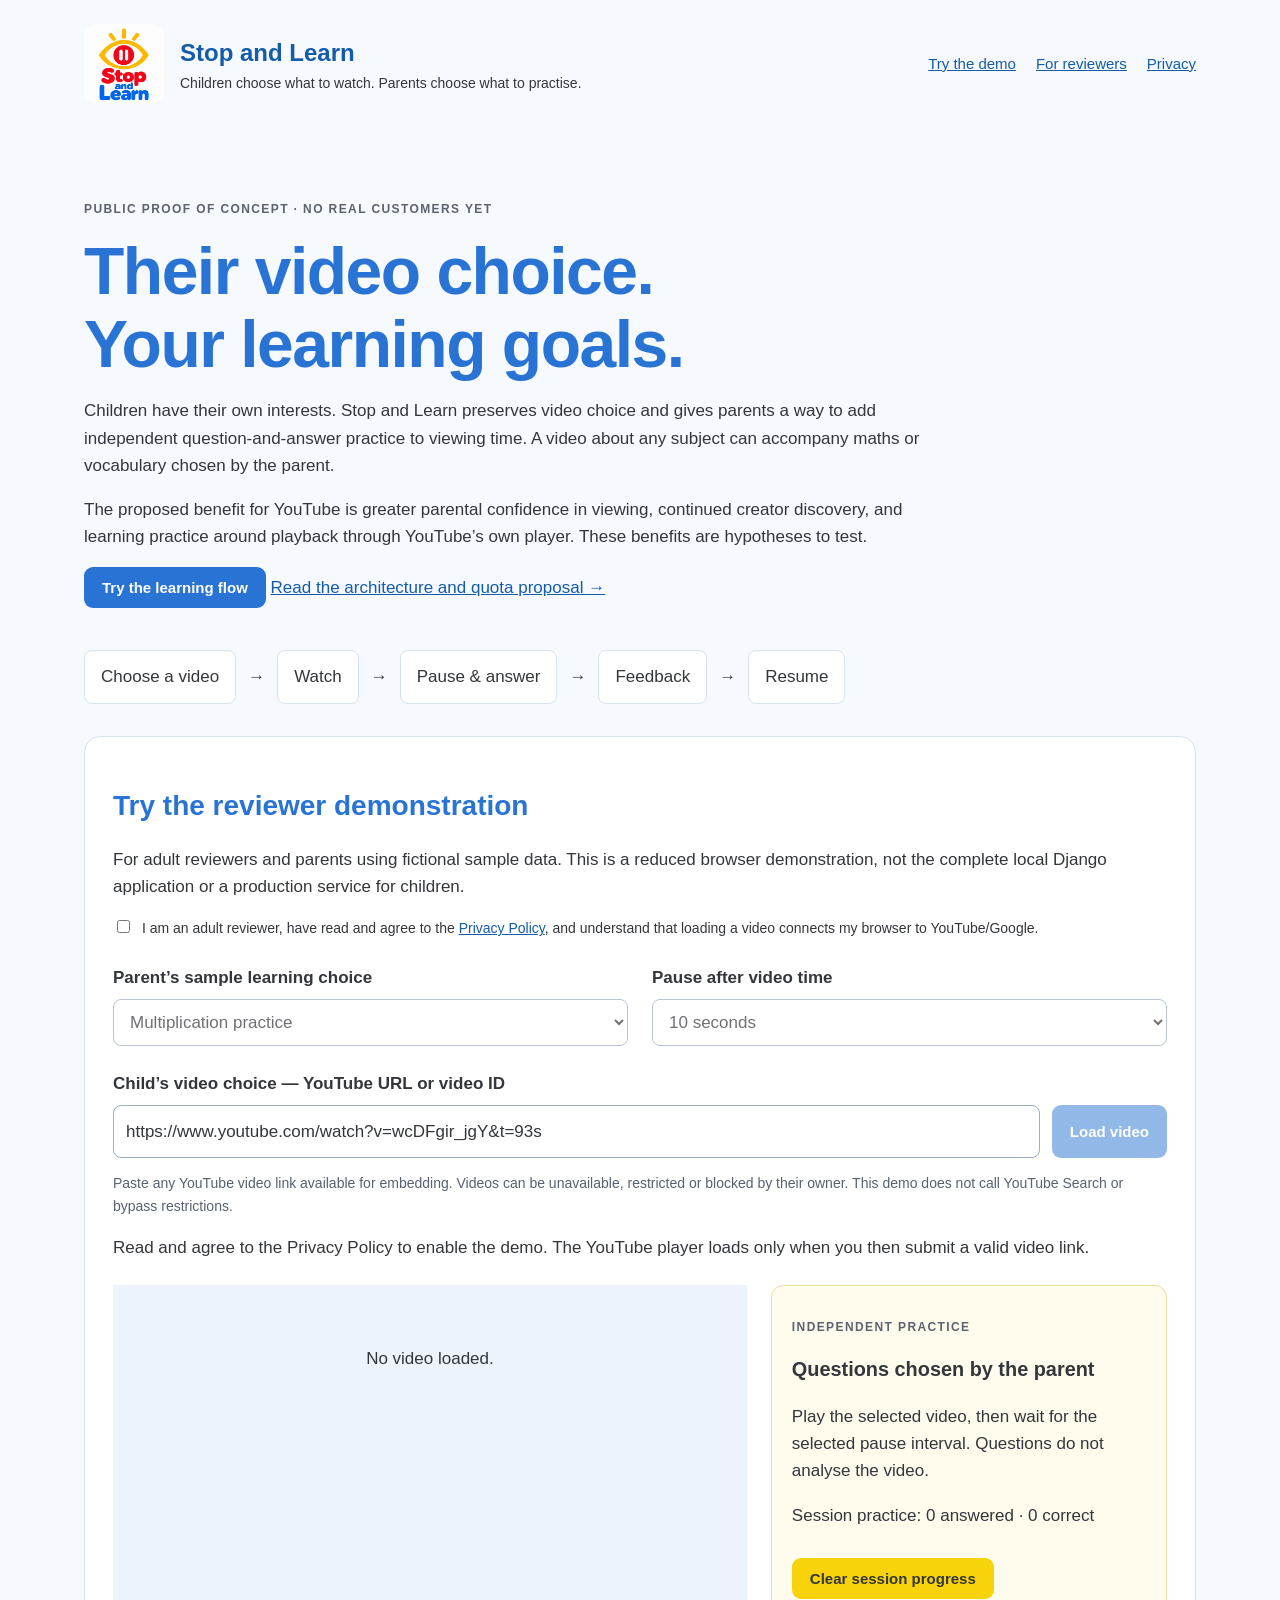
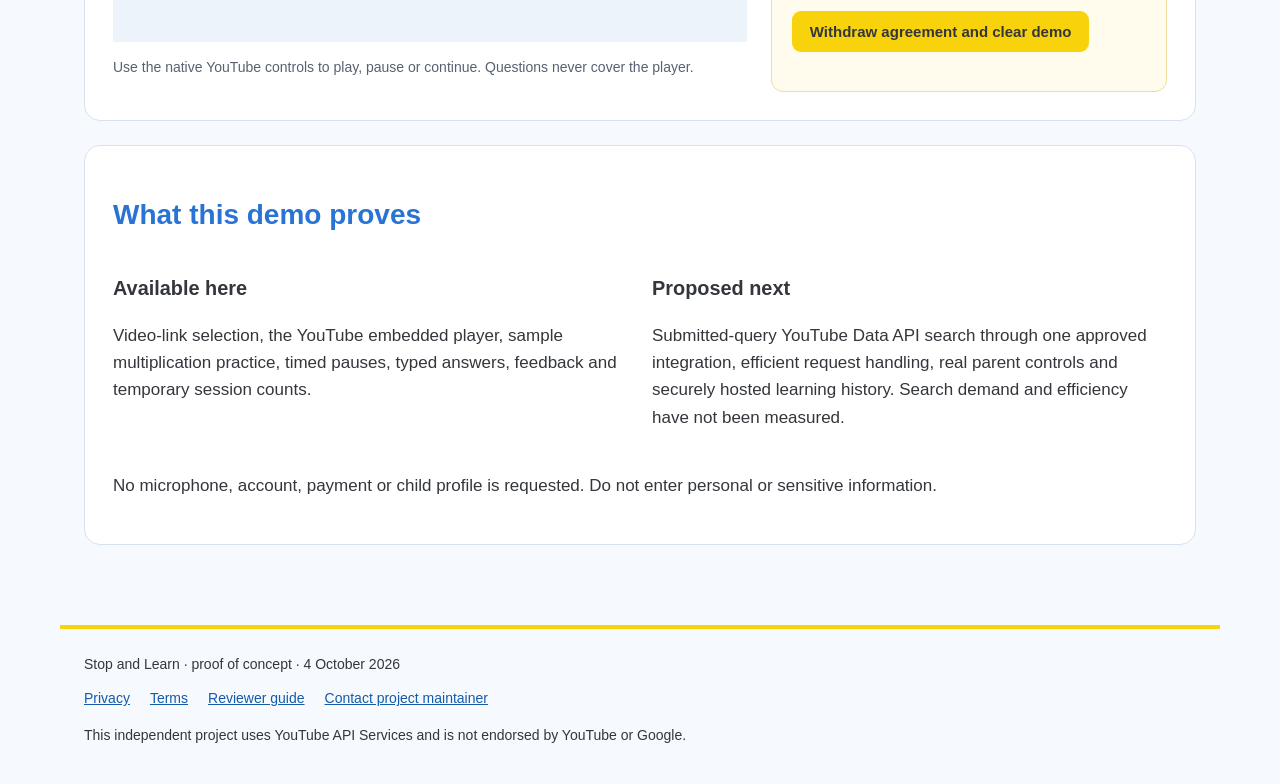
<file: index.html>
<!doctype html>
<html lang="en"><head><meta charset="utf-8"><meta name="viewport" content="width=device-width,initial-scale=1"><meta name="referrer" content="strict-origin-when-cross-origin"><meta name="description" content="Children choose what to watch; parents choose independent learning questions."><title>Stop and Learn — reviewer demo</title><link rel="stylesheet" href="style.css"><script src="demo.js" defer></script></head><body>
<header class="wrap"><a class="identity" href="index.html"><img src="assets/stop-and-learn-logo.png" alt="Stop and Learn" width="80" height="80"><span>Stop and Learn<small>Children choose what to watch. Parents choose what to practise.</small></span></a><nav><a href="#demo">Try the demo</a><a href="review.html">For reviewers</a><a href="privacy.html">Privacy</a></nav></header>
<main class="wrap"><section class="hero"><p class="eyebrow">Public proof of concept · no real customers yet</p><h1>Their video choice.<br>Your learning goals.</h1><p>Children have their own interests. Stop and Learn preserves video choice and gives parents a way to add independent question-and-answer practice to viewing time. A video about any subject can accompany maths or vocabulary chosen by the parent.</p><p>The proposed benefit for YouTube is greater parental confidence in viewing, continued creator discovery, and learning practice around playback through YouTube’s own player. These benefits are hypotheses to test.</p><a class="button" href="#demo">Try the learning flow</a> <a href="review.html">Read the architecture and quota proposal →</a></section>
<div class="flow"><span>Choose a video</span> → <span>Watch</span> → <span>Pause & answer</span> → <span>Feedback</span> → <span>Resume</span></div>
<section id="demo" class="panel"><h2>Try the reviewer demonstration</h2><p>For adult reviewers and parents using fictional sample data. This is a reduced browser demonstration, not the complete local Django application or a production service for children.</p><label class="consent"><input id="embed-consent" type="checkbox" required> I am an adult reviewer, have read and agree to the <a href="privacy.html">Privacy Policy</a>, and understand that loading a video connects my browser to YouTube/Google.</label><div class="columns"><div><label for="question-set">Parent’s sample learning choice</label><select id="question-set"><option value="math">Multiplication practice</option></select></div><div><label for="interval">Pause after video time</label><select id="interval"><option value="10" selected>10 seconds</option><option value="30">30 seconds</option><option value="60">60 seconds</option></select></div></div>
<form id="video-form"><label for="video-url">Child’s video choice — YouTube URL or video ID</label><div class="input-row"><input id="video-url" type="text" value="https://www.youtube.com/watch?v=wcDFgir_jgY&amp;t=93s" placeholder="https://www.youtube.com/watch?v=…" required autocomplete="off"><button type="submit">Load video</button></div><p class="hint">Paste any YouTube video link available for embedding. Videos can be unavailable, restricted or blocked by their owner. This demo does not call YouTube Search or bypass restrictions.</p></form>
<p id="player-status" role="status">Read and agree to the Privacy Policy to enable the demo. The YouTube player loads only when you then submit a valid video link.</p><div class="learning-grid"><div><div id="player-shell"><div id="player"><p>No video loaded.</p></div></div><p class="hint">Use the native YouTube controls to play, pause or continue. Questions never cover the player.</p></div><section class="practice"><p class="eyebrow">Independent practice</p><h3>Questions chosen by the parent</h3><p id="waiting">Play the selected video, then wait for the selected pause interval. Questions do not analyse the video.</p><form id="answer-form" hidden><label id="question" for="answer"></label><input id="answer" type="text" maxlength="80" autocomplete="off" required><button type="submit">Check answer</button></form><p id="feedback" aria-live="polite"></p><button id="resume" type="button" hidden>Continue video</button><p id="score">Session practice: 0 answered · 0 correct</p><button id="reset" class="secondary" type="button">Clear session progress</button><button id="withdraw" class="secondary" type="button">Withdraw agreement and clear demo</button></section></div></section>
<section class="panel"><h2>What this demo proves</h2><div class="columns"><div><h3>Available here</h3><p>Video-link selection, the YouTube embedded player, sample multiplication practice, timed pauses, typed answers, feedback and temporary session counts.</p></div><div><h3>Proposed next</h3><p>Submitted-query YouTube Data API search through one approved integration, efficient request handling, real parent controls and securely hosted learning history. Search demand and efficiency have not been measured.</p></div></div><p>No microphone, account, payment or child profile is requested. Do not enter personal or sensitive information.</p></section></main>
<footer class="wrap"><span>Stop and Learn · proof of concept · 4 October 2026</span><div><a href="privacy.html">Privacy</a><a href="terms.html">Terms</a><a href="review.html">Reviewer guide</a><a href="https://github.com/AndyTheBoat/StopandLearn.github.io/issues">Contact project maintainer</a></div><p>This independent project uses YouTube API Services and is not endorsed by YouTube or Google.</p></footer></body></html>
</file>
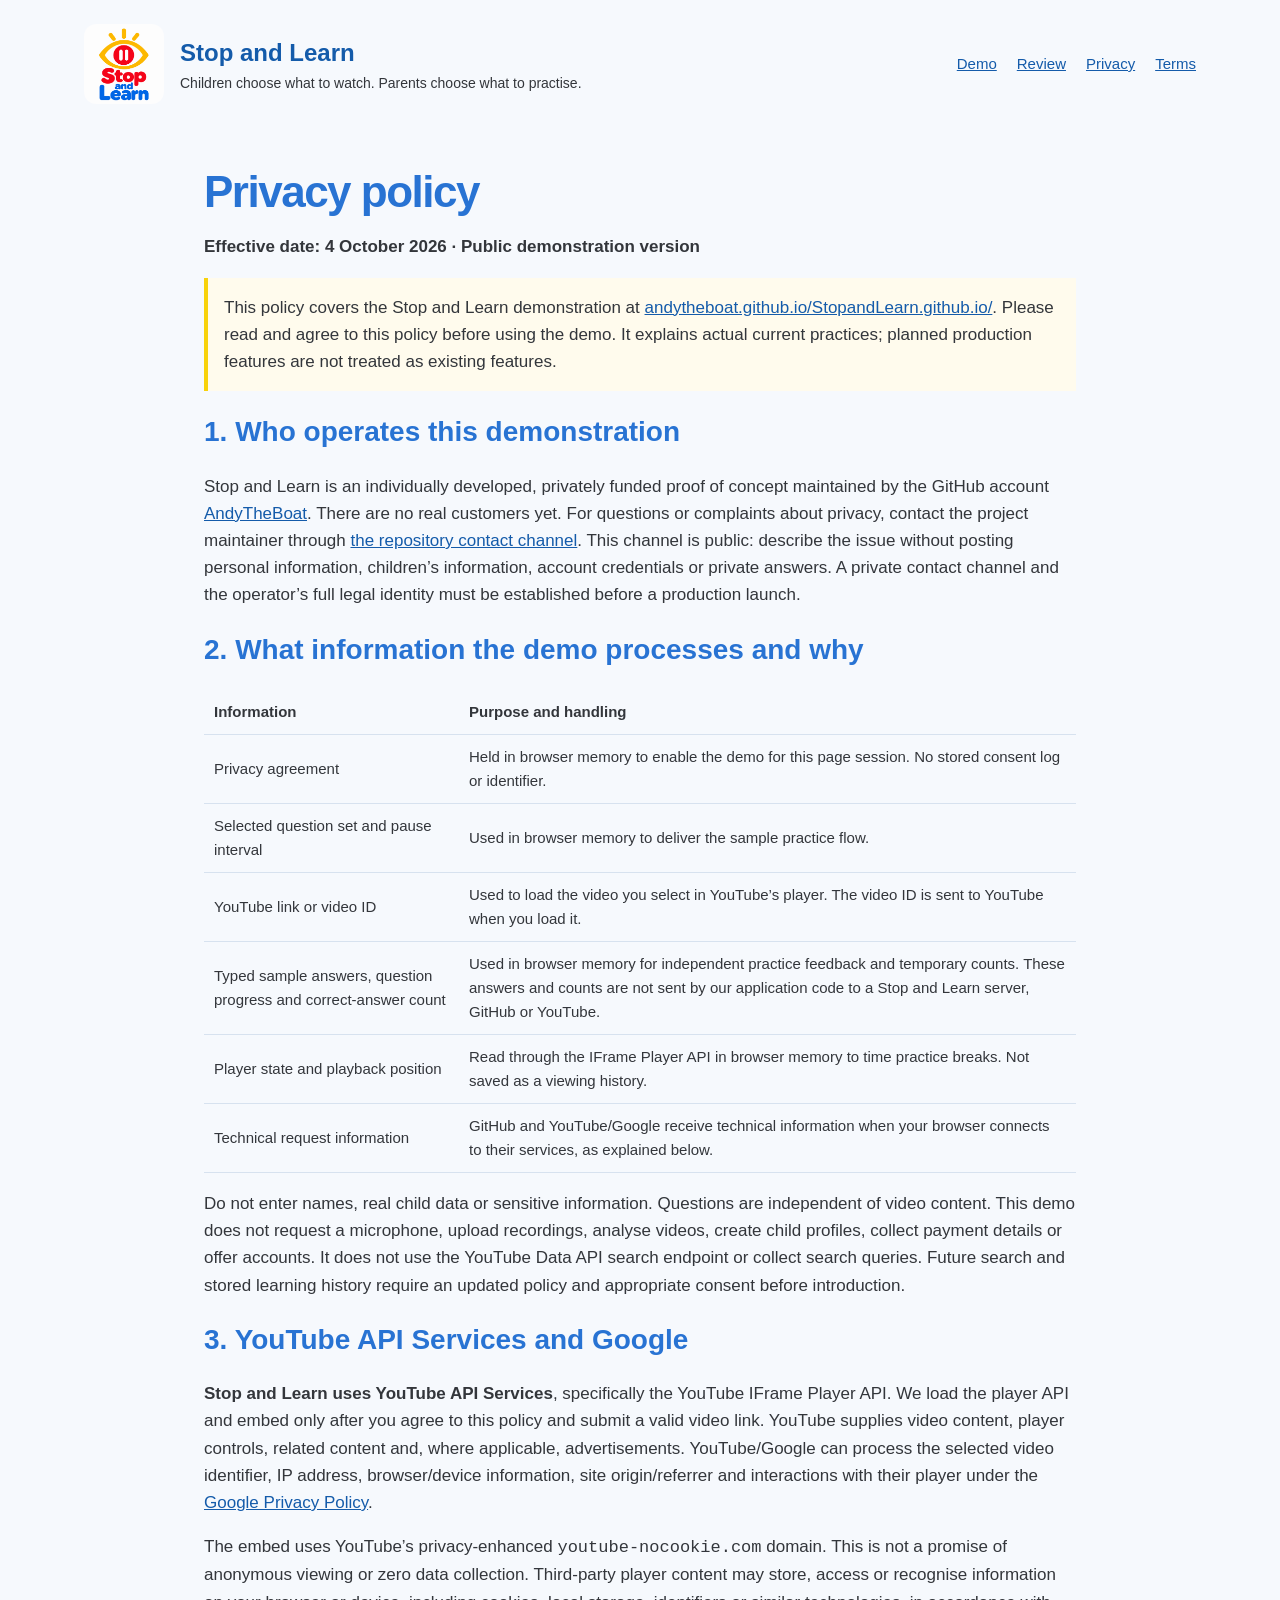
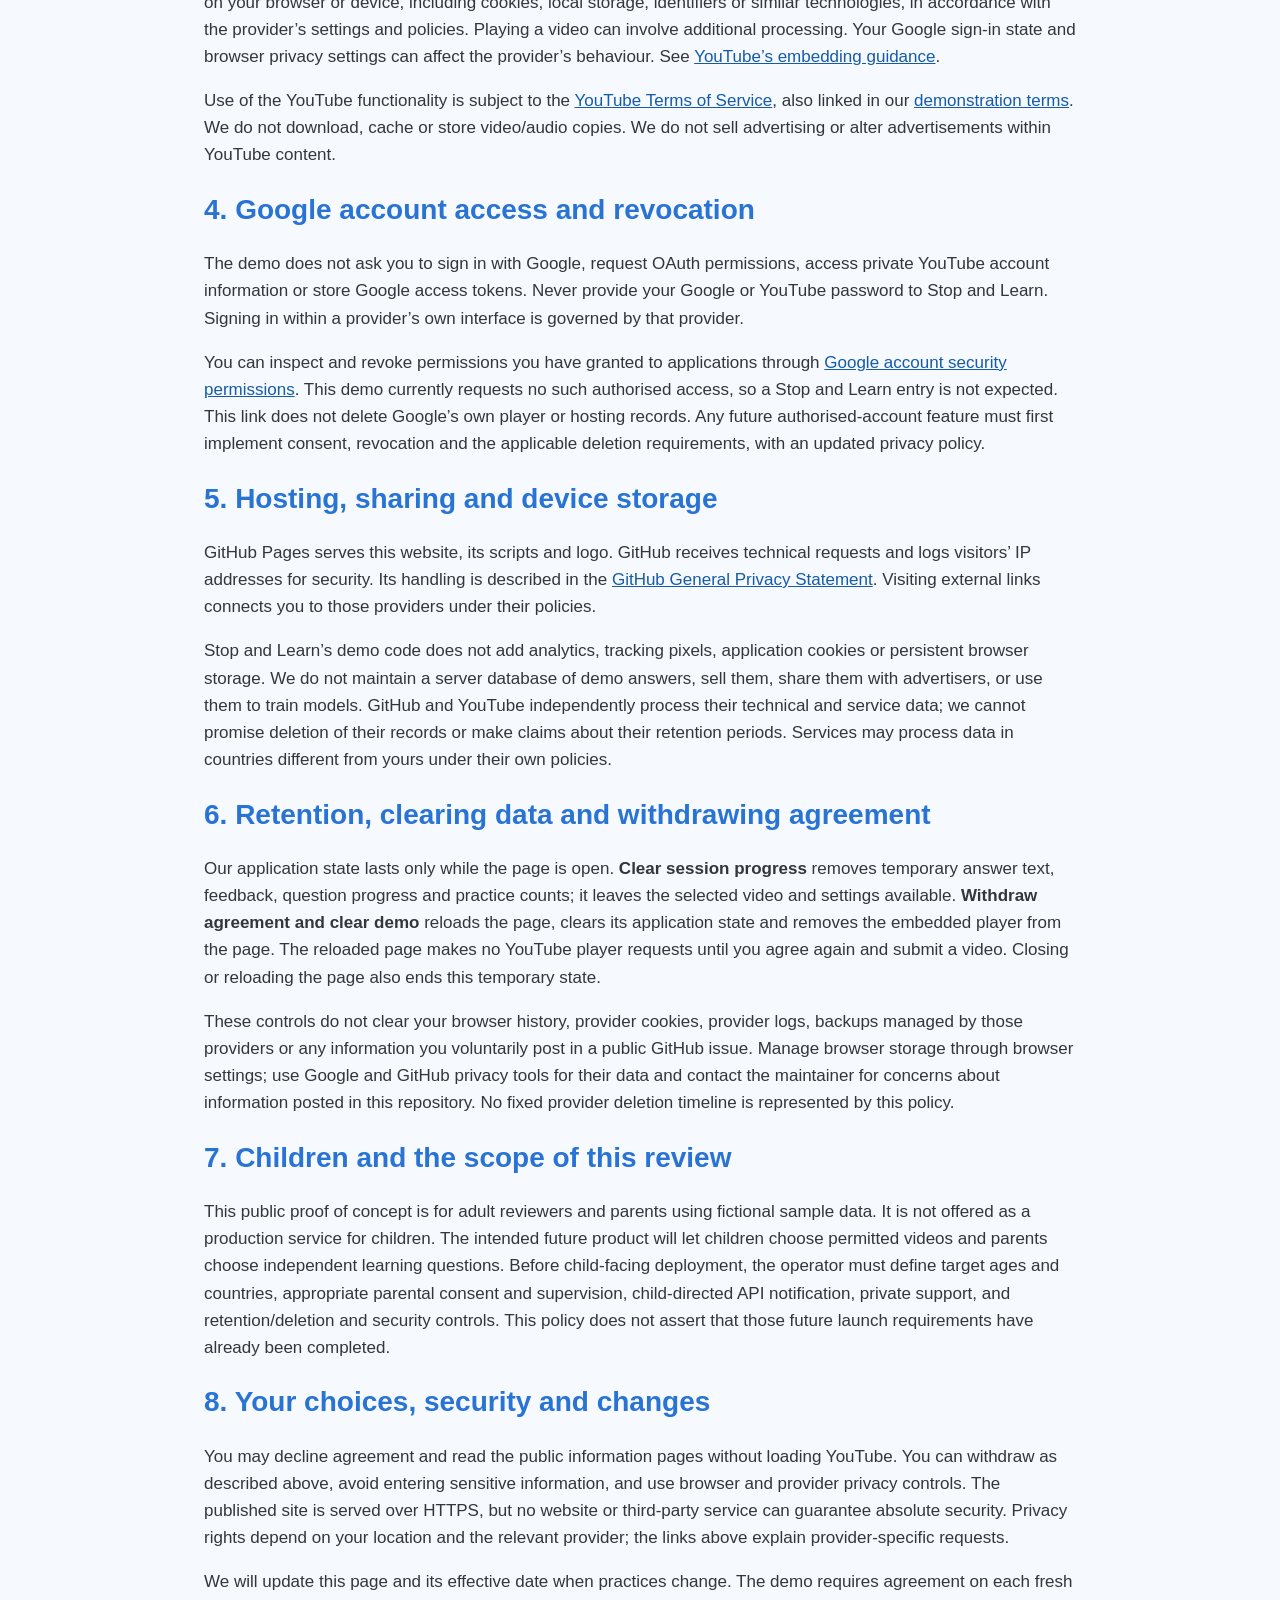
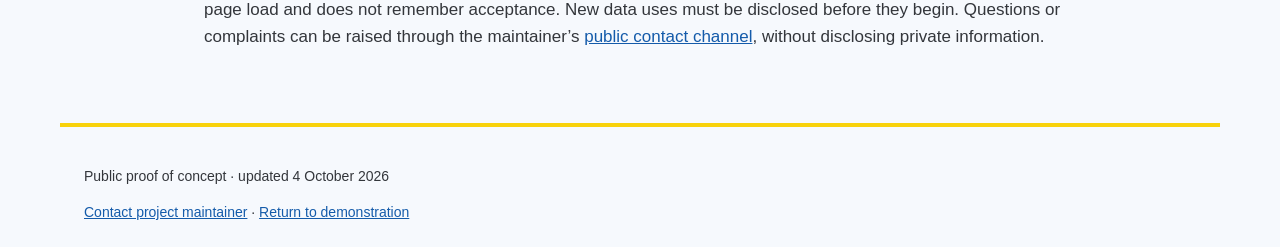
<file: privacy.html>
<!doctype html><html lang="en"><head><meta charset="utf-8"><meta name="viewport" content="width=device-width,initial-scale=1"><meta name="referrer" content="strict-origin-when-cross-origin"><title>Privacy notice — Stop and Learn</title><link rel="stylesheet" href="style.css"></head><body><header class="wrap"><a class="identity" href="index.html"><img src="assets/stop-and-learn-logo.png" alt="Stop and Learn" width="80" height="80"><span>Stop and Learn<small>Children choose what to watch. Parents choose what to practise.</small></span></a><nav><a href="index.html#demo">Demo</a><a href="review.html">Review</a><a href="privacy.html">Privacy</a><a href="terms.html">Terms</a></nav></header><main class="wrap prose"><h1>Privacy policy</h1><p><strong>Effective date: 4 October 2026 · Public demonstration version</strong></p>
<p class="notice">This policy covers the Stop and Learn demonstration at <a href="https://andytheboat.github.io/StopandLearn.github.io/">andytheboat.github.io/StopandLearn.github.io/</a>. Please read and agree to this policy before using the demo. It explains actual current practices; planned production features are not treated as existing features.</p>
<h2>1. Who operates this demonstration</h2><p>Stop and Learn is an individually developed, privately funded proof of concept maintained by the GitHub account <a href="https://github.com/AndyTheBoat">AndyTheBoat</a>. There are no real customers yet. For questions or complaints about privacy, contact the project maintainer through <a href="https://github.com/AndyTheBoat/StopandLearn.github.io/issues">the repository contact channel</a>. This channel is public: describe the issue without posting personal information, children’s information, account credentials or private answers. A private contact channel and the operator’s full legal identity must be established before a production launch.</p>
<h2>2. What information the demo processes and why</h2><table><thead><tr><th>Information</th><th>Purpose and handling</th></tr></thead><tbody><tr><td>Privacy agreement</td><td>Held in browser memory to enable the demo for this page session. No stored consent log or identifier.</td></tr><tr><td>Selected question set and pause interval</td><td>Used in browser memory to deliver the sample practice flow.</td></tr><tr><td>YouTube link or video ID</td><td>Used to load the video you select in YouTube’s player. The video ID is sent to YouTube when you load it.</td></tr><tr><td>Typed sample answers, question progress and correct-answer count</td><td>Used in browser memory for independent practice feedback and temporary counts. These answers and counts are not sent by our application code to a Stop and Learn server, GitHub or YouTube.</td></tr><tr><td>Player state and playback position</td><td>Read through the IFrame Player API in browser memory to time practice breaks. Not saved as a viewing history.</td></tr><tr><td>Technical request information</td><td>GitHub and YouTube/Google receive technical information when your browser connects to their services, as explained below.</td></tr></tbody></table>
<p>Do not enter names, real child data or sensitive information. Questions are independent of video content. This demo does not request a microphone, upload recordings, analyse videos, create child profiles, collect payment details or offer accounts. It does not use the YouTube Data API search endpoint or collect search queries. Future search and stored learning history require an updated policy and appropriate consent before introduction.</p>
<h2>3. YouTube API Services and Google</h2><p><strong>Stop and Learn uses YouTube API Services</strong>, specifically the YouTube IFrame Player API. We load the player API and embed only after you agree to this policy and submit a valid video link. YouTube supplies video content, player controls, related content and, where applicable, advertisements. YouTube/Google can process the selected video identifier, IP address, browser/device information, site origin/referrer and interactions with their player under the <a href="https://policies.google.com/privacy">Google Privacy Policy</a>.</p>
<p>The embed uses YouTube’s privacy-enhanced <code>youtube-nocookie.com</code> domain. This is not a promise of anonymous viewing or zero data collection. Third-party player content may store, access or recognise information on your browser or device, including cookies, local storage, identifiers or similar technologies, in accordance with the provider’s settings and policies. Playing a video can involve additional processing. Your Google sign-in state and browser privacy settings can affect the provider’s behaviour. See <a href="https://support.google.com/youtube/answer/171780">YouTube’s embedding guidance</a>.</p>
<p>Use of the YouTube functionality is subject to the <a href="https://www.youtube.com/t/terms">YouTube Terms of Service</a>, also linked in our <a href="terms.html">demonstration terms</a>. We do not download, cache or store video/audio copies. We do not sell advertising or alter advertisements within YouTube content.</p>
<h2>4. Google account access and revocation</h2><p>The demo does not ask you to sign in with Google, request OAuth permissions, access private YouTube account information or store Google access tokens. Never provide your Google or YouTube password to Stop and Learn. Signing in within a provider’s own interface is governed by that provider.</p>
<p>You can inspect and revoke permissions you have granted to applications through <a href="https://security.google.com/settings/security/permissions">Google account security permissions</a>. This demo currently requests no such authorised access, so a Stop and Learn entry is not expected. This link does not delete Google’s own player or hosting records. Any future authorised-account feature must first implement consent, revocation and the applicable deletion requirements, with an updated privacy policy.</p>
<h2>5. Hosting, sharing and device storage</h2><p>GitHub Pages serves this website, its scripts and logo. GitHub receives technical requests and logs visitors’ IP addresses for security. Its handling is described in the <a href="https://docs.github.com/en/site-policy/privacy-policies/github-general-privacy-statement">GitHub General Privacy Statement</a>. Visiting external links connects you to those providers under their policies.</p>
<p>Stop and Learn’s demo code does not add analytics, tracking pixels, application cookies or persistent browser storage. We do not maintain a server database of demo answers, sell them, share them with advertisers, or use them to train models. GitHub and YouTube independently process their technical and service data; we cannot promise deletion of their records or make claims about their retention periods. Services may process data in countries different from yours under their own policies.</p>
<h2>6. Retention, clearing data and withdrawing agreement</h2><p>Our application state lasts only while the page is open. <strong>Clear session progress</strong> removes temporary answer text, feedback, question progress and practice counts; it leaves the selected video and settings available. <strong>Withdraw agreement and clear demo</strong> reloads the page, clears its application state and removes the embedded player from the page. The reloaded page makes no YouTube player requests until you agree again and submit a video. Closing or reloading the page also ends this temporary state.</p>
<p>These controls do not clear your browser history, provider cookies, provider logs, backups managed by those providers or any information you voluntarily post in a public GitHub issue. Manage browser storage through browser settings; use Google and GitHub privacy tools for their data and contact the maintainer for concerns about information posted in this repository. No fixed provider deletion timeline is represented by this policy.</p>
<h2>7. Children and the scope of this review</h2><p>This public proof of concept is for adult reviewers and parents using fictional sample data. It is not offered as a production service for children. The intended future product will let children choose permitted videos and parents choose independent learning questions. Before child-facing deployment, the operator must define target ages and countries, appropriate parental consent and supervision, child-directed API notification, private support, and retention/deletion and security controls. This policy does not assert that those future launch requirements have already been completed.</p>
<h2>8. Your choices, security and changes</h2><p>You may decline agreement and read the public information pages without loading YouTube. You can withdraw as described above, avoid entering sensitive information, and use browser and provider privacy controls. The published site is served over HTTPS, but no website or third-party service can guarantee absolute security. Privacy rights depend on your location and the relevant provider; the links above explain provider-specific requests.</p>
<p>We will update this page and its effective date when practices change. The demo requires agreement on each fresh page load and does not remember acceptance. New data uses must be disclosed before they begin. Questions or complaints can be raised through the maintainer’s <a href="https://github.com/AndyTheBoat/StopandLearn.github.io/issues">public contact channel</a>, without disclosing private information.</p></main><footer class="wrap"><p>Public proof of concept · updated 4 October 2026</p><a href="https://github.com/AndyTheBoat/StopandLearn.github.io/issues">Contact project maintainer</a> · <a href="index.html">Return to demonstration</a></footer></body></html>
</file>
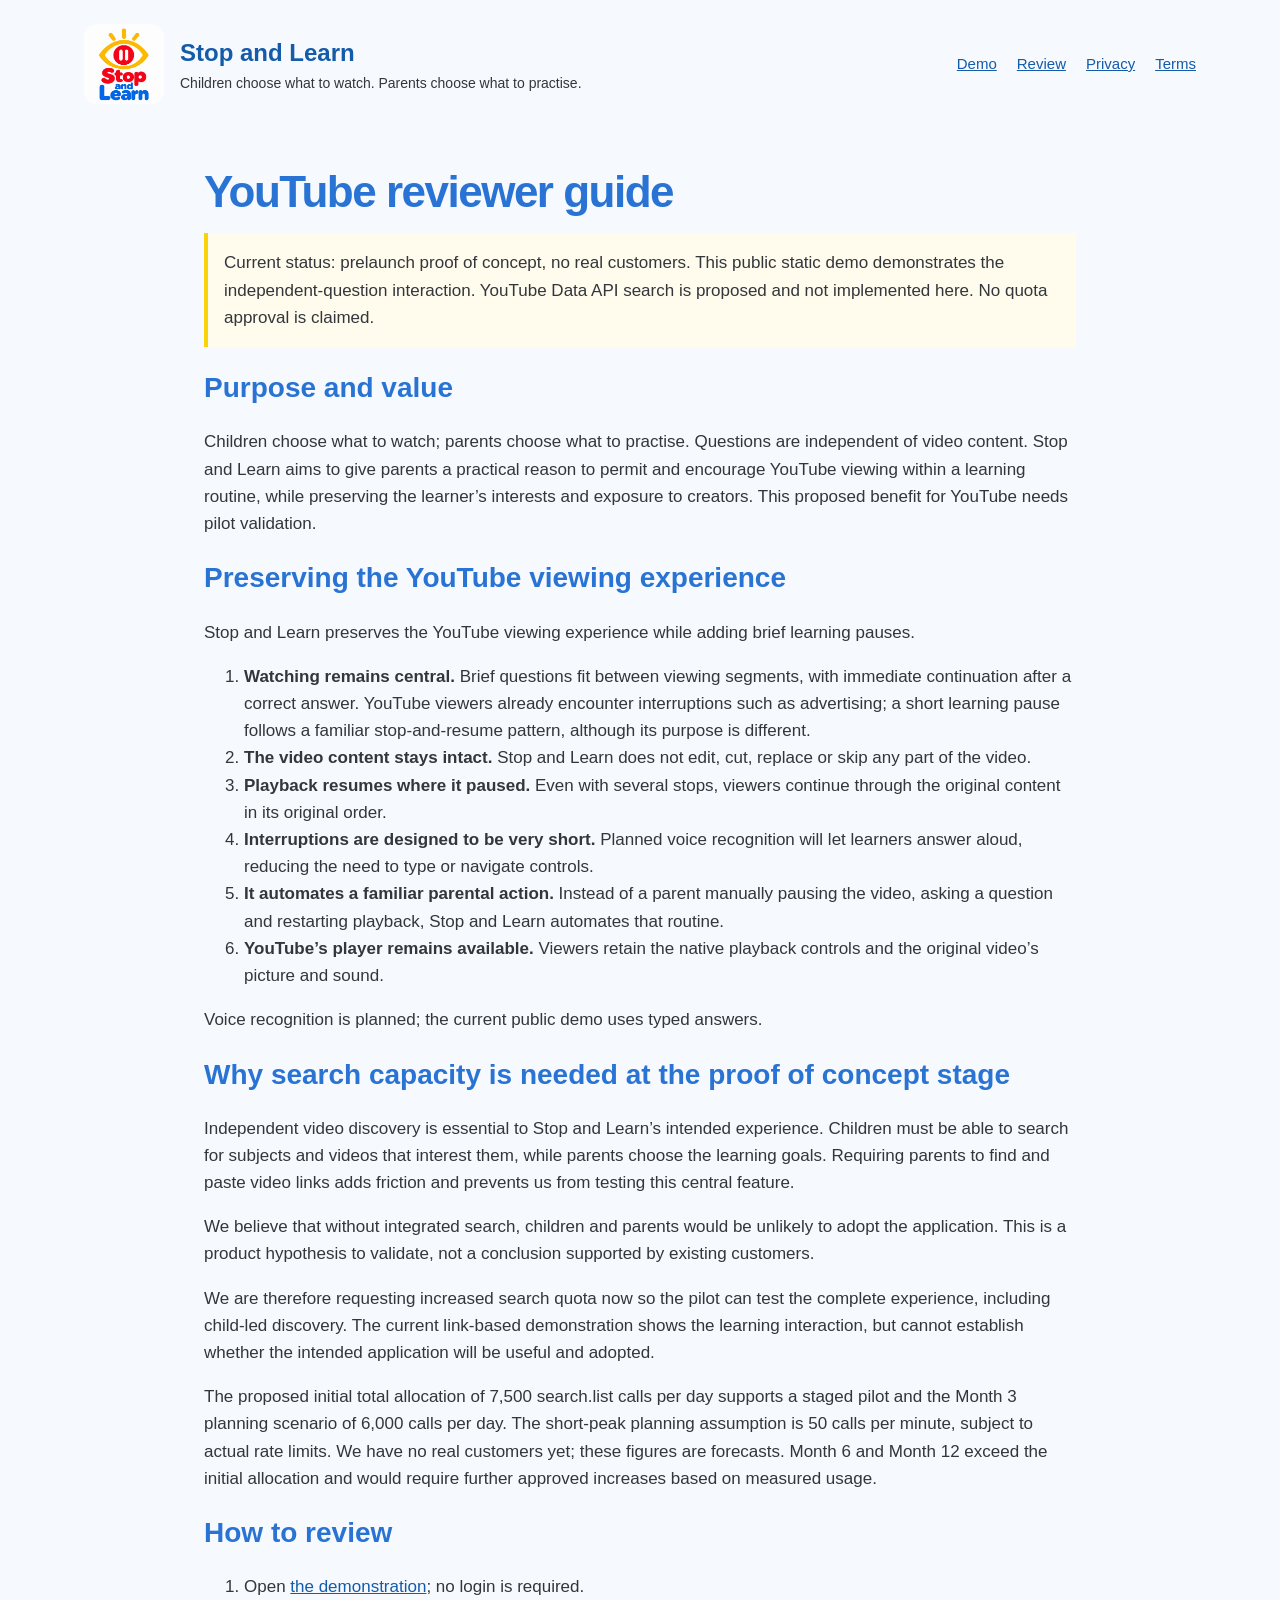
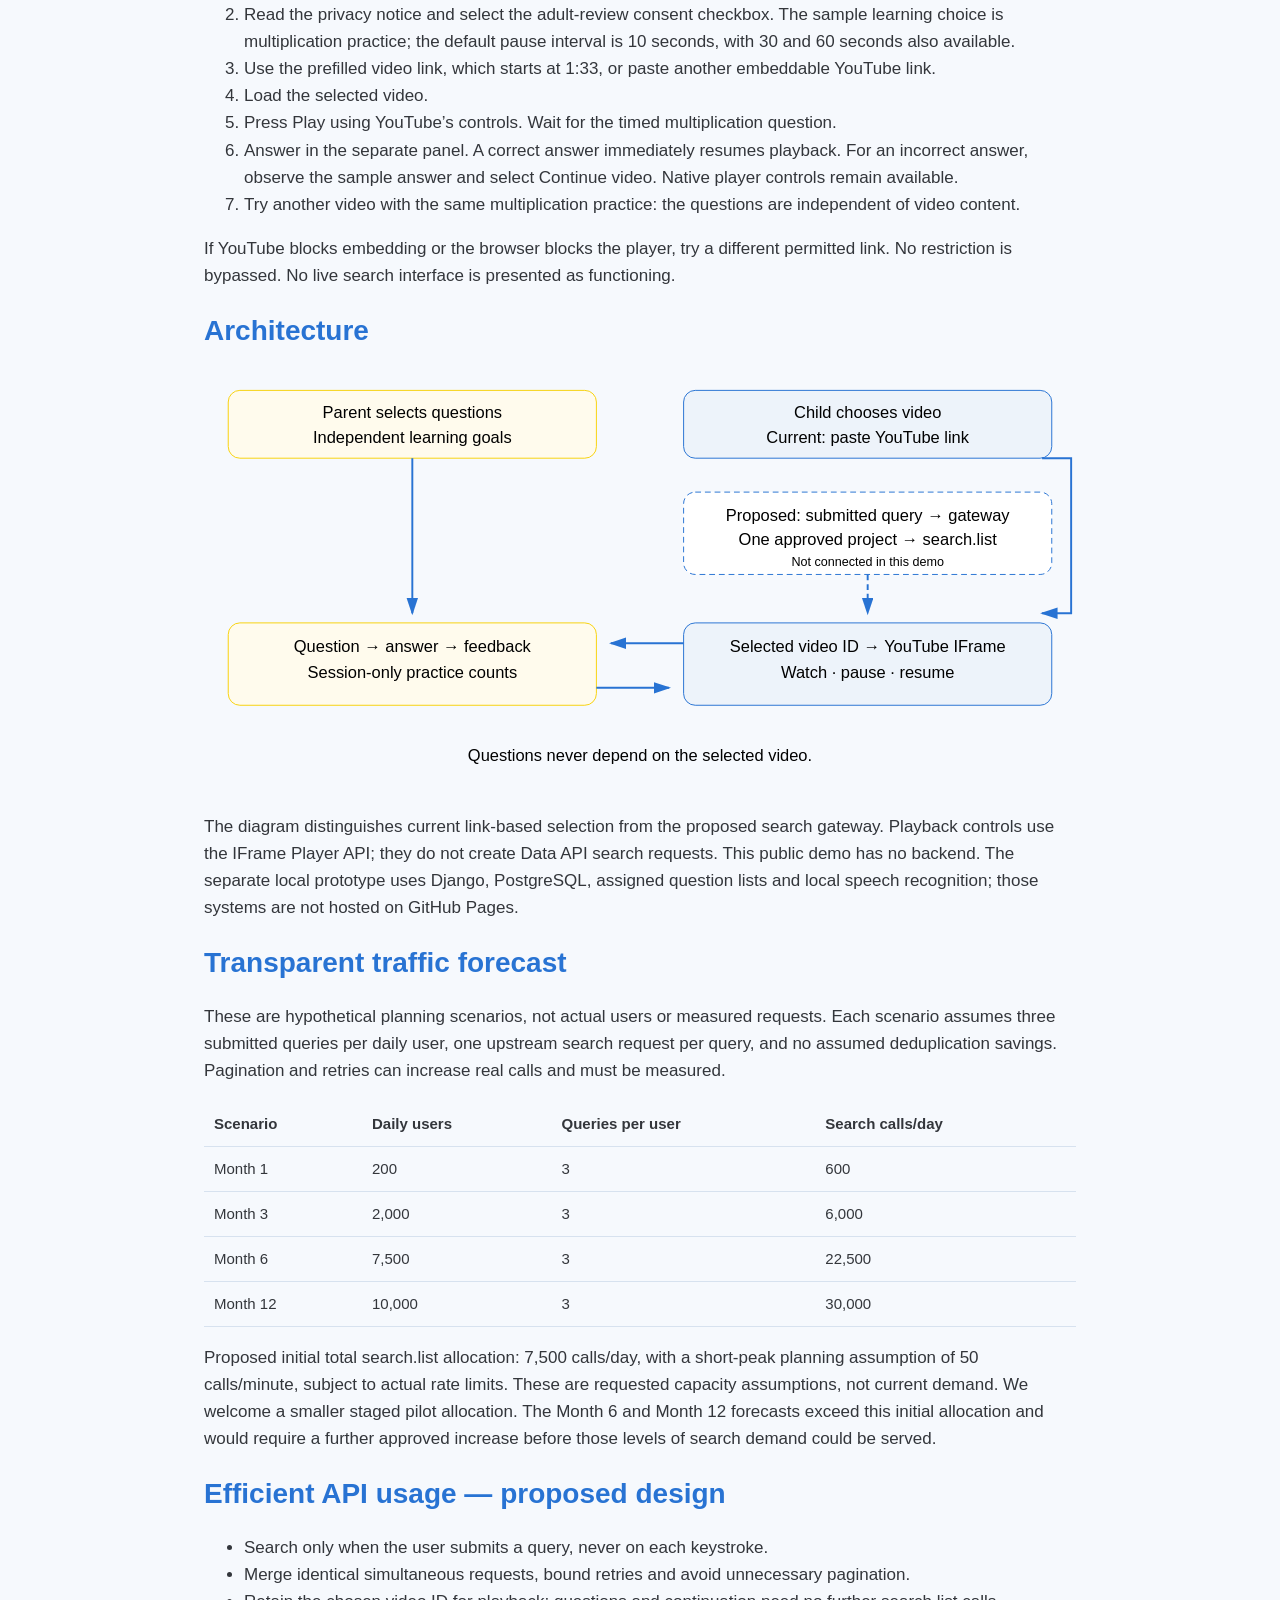
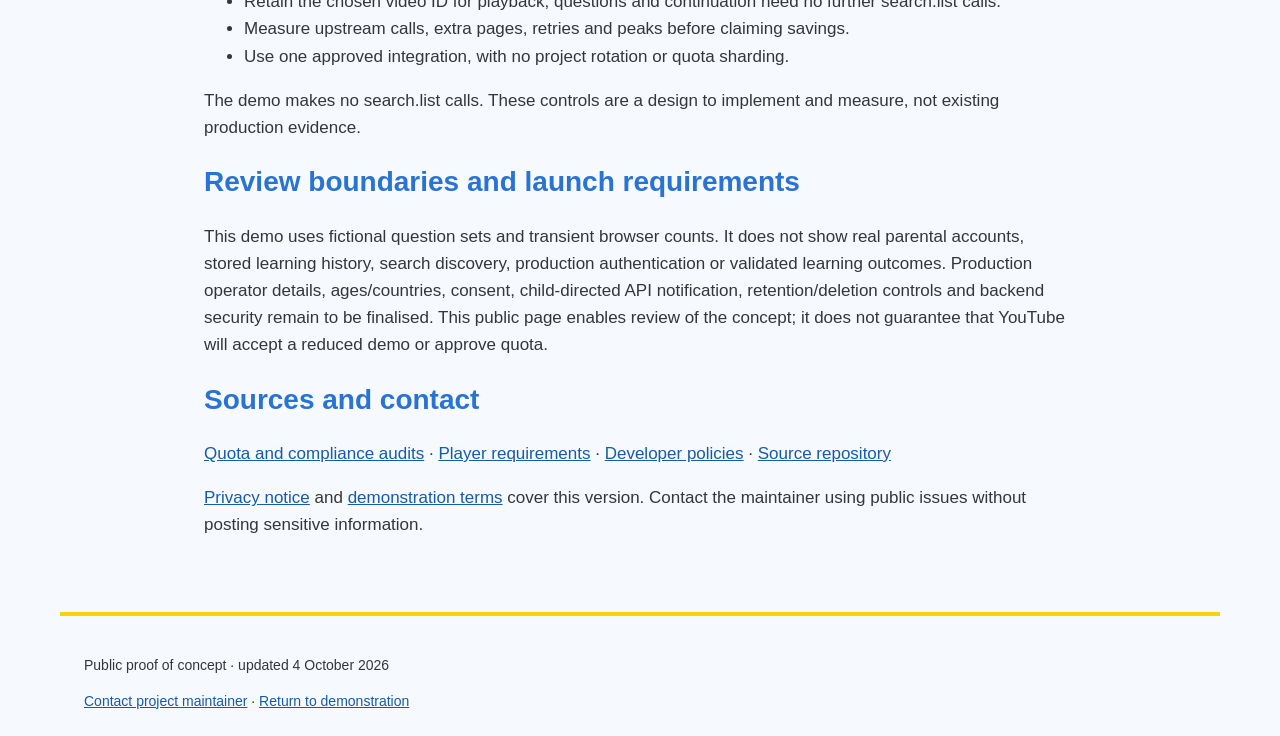
<file: review.html>
<!doctype html><html lang="en"><head><meta charset="utf-8"><meta name="viewport" content="width=device-width,initial-scale=1"><meta name="referrer" content="strict-origin-when-cross-origin"><title>YouTube reviewer guide — Stop and Learn</title><link rel="stylesheet" href="style.css"></head><body><header class="wrap"><a class="identity" href="index.html"><img src="assets/stop-and-learn-logo.png" alt="Stop and Learn" width="80" height="80"><span>Stop and Learn<small>Children choose what to watch. Parents choose what to practise.</small></span></a><nav><a href="index.html#demo">Demo</a><a href="review.html">Review</a><a href="privacy.html">Privacy</a><a href="terms.html">Terms</a></nav></header><main class="wrap prose"><h1>YouTube reviewer guide</h1>
<p class="notice">Current status: prelaunch proof of concept, no real customers. This public static demo demonstrates the independent-question interaction. YouTube Data API search is proposed and not implemented here. No quota approval is claimed.</p>
<h2>Purpose and value</h2><p>Children choose what to watch; parents choose what to practise. Questions are independent of video content. Stop and Learn aims to give parents a practical reason to permit and encourage YouTube viewing within a learning routine, while preserving the learner’s interests and exposure to creators. This proposed benefit for YouTube needs pilot validation.</p>
<h2>Preserving the YouTube viewing experience</h2><p>Stop and Learn preserves the YouTube viewing experience while adding brief learning pauses.</p><ol><li><strong>Watching remains central.</strong> Brief questions fit between viewing segments, with immediate continuation after a correct answer. YouTube viewers already encounter interruptions such as advertising; a short learning pause follows a familiar stop-and-resume pattern, although its purpose is different.</li><li><strong>The video content stays intact.</strong> Stop and Learn does not edit, cut, replace or skip any part of the video.</li><li><strong>Playback resumes where it paused.</strong> Even with several stops, viewers continue through the original content in its original order.</li><li><strong>Interruptions are designed to be very short.</strong> Planned voice recognition will let learners answer aloud, reducing the need to type or navigate controls.</li><li><strong>It automates a familiar parental action.</strong> Instead of a parent manually pausing the video, asking a question and restarting playback, Stop and Learn automates that routine.</li><li><strong>YouTube’s player remains available.</strong> Viewers retain the native playback controls and the original video’s picture and sound.</li></ol><p>Voice recognition is planned; the current public demo uses typed answers.</p>
<h2>Why search capacity is needed at the proof of concept stage</h2><p>Independent video discovery is essential to Stop and Learn’s intended experience. Children must be able to search for subjects and videos that interest them, while parents choose the learning goals. Requiring parents to find and paste video links adds friction and prevents us from testing this central feature.</p><p>We believe that without integrated search, children and parents would be unlikely to adopt the application. This is a product hypothesis to validate, not a conclusion supported by existing customers.</p><p>We are therefore requesting increased search quota now so the pilot can test the complete experience, including child-led discovery. The current link-based demonstration shows the learning interaction, but cannot establish whether the intended application will be useful and adopted.</p><p>The proposed initial total allocation of 7,500 search.list calls per day supports a staged pilot and the Month 3 planning scenario of 6,000 calls per day. The short-peak planning assumption is 50 calls per minute, subject to actual rate limits. We have no real customers yet; these figures are forecasts. Month 6 and Month 12 exceed the initial allocation and would require further approved increases based on measured usage.</p>
<h2>How to review</h2><ol><li>Open <a href="index.html#demo">the demonstration</a>; no login is required.</li><li>Read the privacy notice and select the adult-review consent checkbox. The sample learning choice is multiplication practice; the default pause interval is 10 seconds, with 30 and 60 seconds also available.</li><li>Use the prefilled video link, which starts at 1:33, or paste another embeddable YouTube link.</li><li>Load the selected video.</li><li>Press Play using YouTube’s controls. Wait for the timed multiplication question.</li><li>Answer in the separate panel. A correct answer immediately resumes playback. For an incorrect answer, observe the sample answer and select Continue video. Native player controls remain available.</li><li>Try another video with the same multiplication practice: the questions are independent of video content.</li></ol><p>If YouTube blocks embedding or the browser blocks the player, try a different permitted link. No restriction is bypassed. No live search interface is presented as functioning.</p>
<h2>Architecture</h2><div class="architecture"><svg viewBox="0 0 900 430" role="img" aria-label="Independent parent questions and child video selection feed a learning session. Proposed search gateway is separate from current link selection."><defs><marker id="arrow" markerWidth="10" markerHeight="10" refX="8" refY="3" orient="auto"><path d="M0,0 L0,6 L9,3 z" fill="#2873d3"/></marker></defs><g font-family="Trebuchet MS,Arial" font-size="17" text-anchor="middle"><rect x="25" y="20" width="380" height="70" rx="12" fill="#fffbed" stroke="#f8d20b"/><text x="215" y="49">Parent selects questions</text><text x="215" y="74">Independent learning goals</text><rect x="495" y="20" width="380" height="70" rx="12" fill="#edf3fa" stroke="#2873d3"/><text x="685" y="49">Child chooses video</text><text x="685" y="74">Current: paste YouTube link</text><rect x="495" y="125" width="380" height="85" rx="12" fill="#fff" stroke="#2873d3" stroke-dasharray="6 4"/><text x="685" y="155">Proposed: submitted query → gateway</text><text x="685" y="180">One approved project → search.list</text><text x="685" y="201" font-size="13">Not connected in this demo</text><rect x="25" y="260" width="380" height="85" rx="12" fill="#fffbed" stroke="#f8d20b"/><text x="215" y="290">Question → answer → feedback</text><text x="215" y="317">Session-only practice counts</text><rect x="495" y="260" width="380" height="85" rx="12" fill="#edf3fa" stroke="#2873d3"/><text x="685" y="290">Selected video ID → YouTube IFrame</text><text x="685" y="317">Watch · pause · resume</text><text x="450" y="403">Questions never depend on the selected video.</text></g><g fill="none" stroke="#2873d3" stroke-width="2" marker-end="url(#arrow)"><path d="M215 90 V250"/><path d="M865 90 H895 V250 H865"/><path d="M685 210 V250" stroke-dasharray="6 4"/><path d="M495 281 H420"/><path d="M405 327 H480"/></g></svg></div><p>The diagram distinguishes current link-based selection from the proposed search gateway. Playback controls use the IFrame Player API; they do not create Data API search requests. This public demo has no backend. The separate local prototype uses Django, PostgreSQL, assigned question lists and local speech recognition; those systems are not hosted on GitHub Pages.</p>
<h2>Transparent traffic forecast</h2><p>These are hypothetical planning scenarios, not actual users or measured requests. Each scenario assumes three submitted queries per daily user, one upstream search request per query, and no assumed deduplication savings. Pagination and retries can increase real calls and must be measured.</p><table><thead><tr><th>Scenario</th><th>Daily users</th><th>Queries per user</th><th>Search calls/day</th></tr></thead><tbody><tr><td>Month 1</td><td>200</td><td>3</td><td>600</td></tr><tr><td>Month 3</td><td>2,000</td><td>3</td><td>6,000</td></tr><tr><td>Month 6</td><td>7,500</td><td>3</td><td>22,500</td></tr><tr><td>Month 12</td><td>10,000</td><td>3</td><td>30,000</td></tr></tbody></table><p>Proposed initial total search.list allocation: 7,500 calls/day, with a short-peak planning assumption of 50 calls/minute, subject to actual rate limits. These are requested capacity assumptions, not current demand. We welcome a smaller staged pilot allocation. The Month 6 and Month 12 forecasts exceed this initial allocation and would require a further approved increase before those levels of search demand could be served.</p>
<h2>Efficient API usage — proposed design</h2><ul><li>Search only when the user submits a query, never on each keystroke.</li><li>Merge identical simultaneous requests, bound retries and avoid unnecessary pagination.</li><li>Retain the chosen video ID for playback; questions and continuation need no further search.list calls.</li><li>Measure upstream calls, extra pages, retries and peaks before claiming savings.</li><li>Use one approved integration, with no project rotation or quota sharding.</li></ul><p>The demo makes no search.list calls. These controls are a design to implement and measure, not existing production evidence.</p>
<h2>Review boundaries and launch requirements</h2><p>This demo uses fictional question sets and transient browser counts. It does not show real parental accounts, stored learning history, search discovery, production authentication or validated learning outcomes. Production operator details, ages/countries, consent, child-directed API notification, retention/deletion controls and backend security remain to be finalised. This public page enables review of the concept; it does not guarantee that YouTube will accept a reduced demo or approve quota.</p>
<h2>Sources and contact</h2><p><a href="https://developers.google.com/youtube/v3/guides/quota_and_compliance_audits">Quota and compliance audits</a> · <a href="https://developers.google.com/youtube/terms/required-minimum-functionality">Player requirements</a> · <a href="https://developers.google.com/youtube/terms/developer-policies">Developer policies</a> · <a href="https://github.com/AndyTheBoat/StopandLearn.github.io">Source repository</a></p><p><a href="privacy.html">Privacy notice</a> and <a href="terms.html">demonstration terms</a> cover this version. Contact the maintainer using public issues without posting sensitive information.</p>
</main><footer class="wrap"><p>Public proof of concept · updated 4 October 2026</p><a href="https://github.com/AndyTheBoat/StopandLearn.github.io/issues">Contact project maintainer</a> · <a href="index.html">Return to demonstration</a></footer></body></html>
</file>
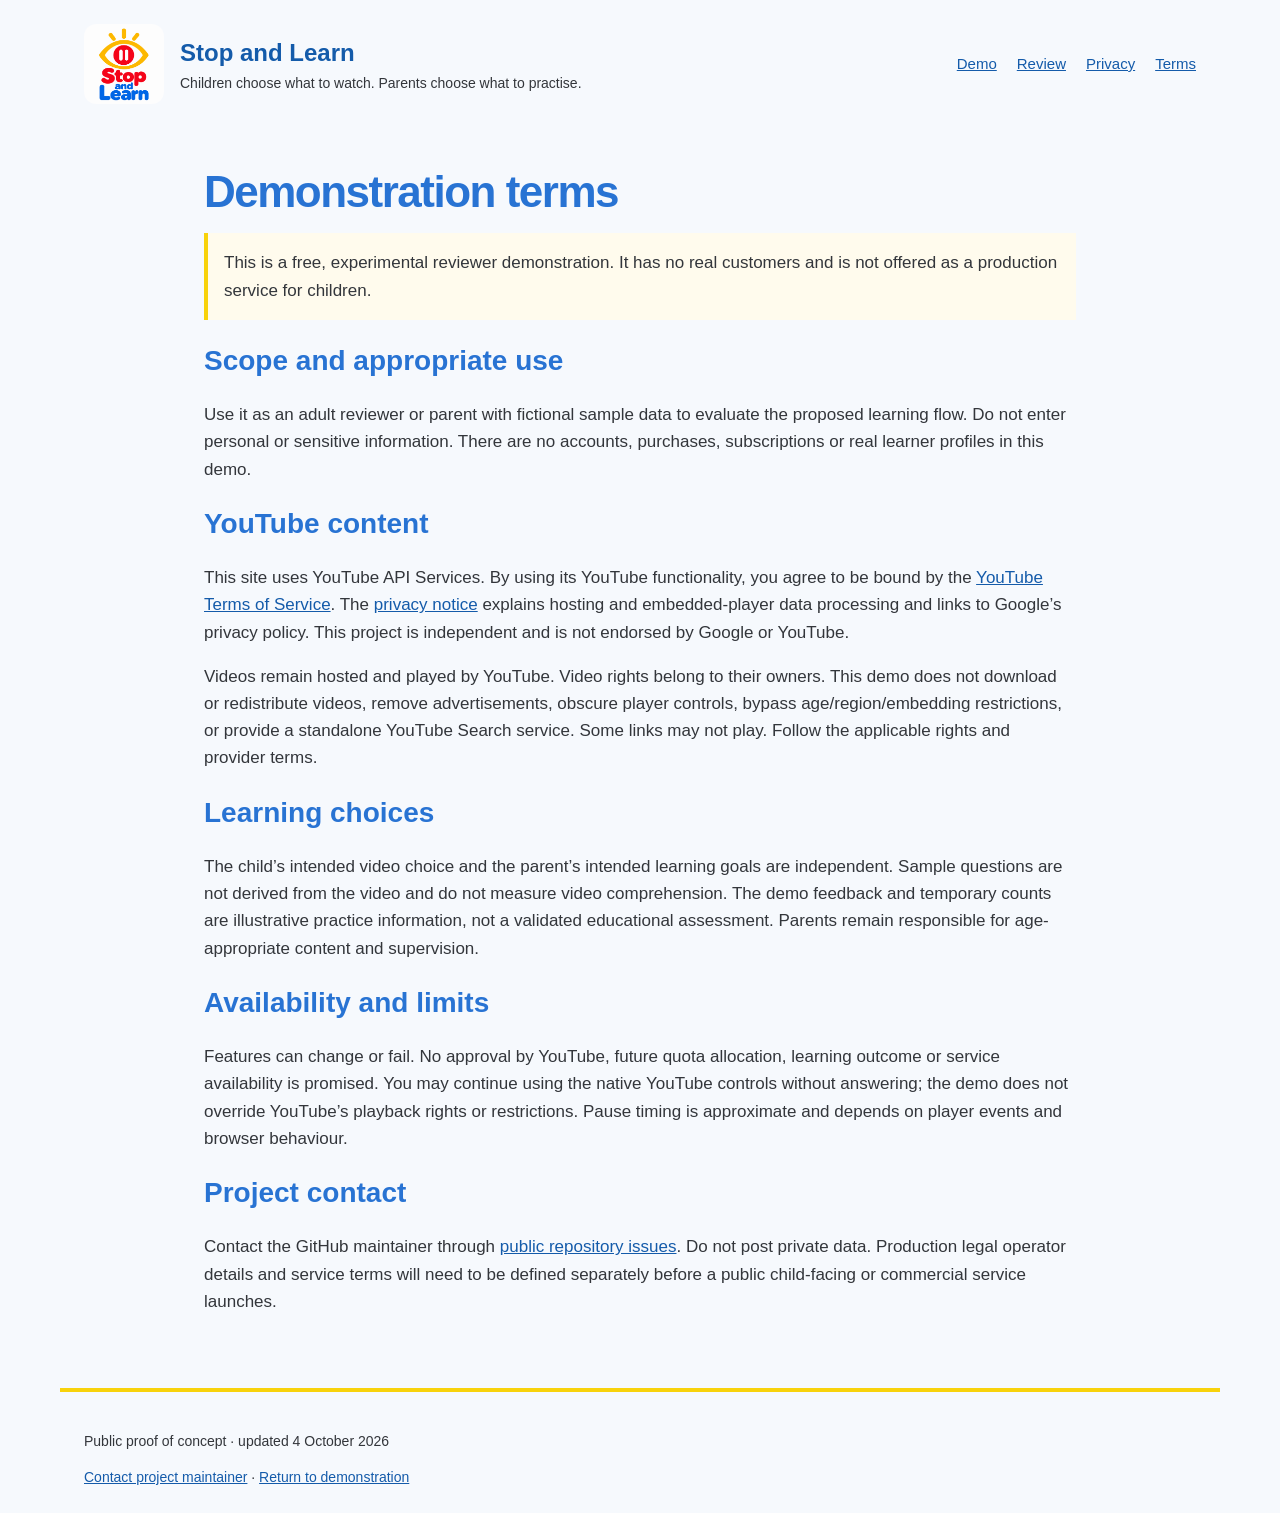
<file: terms.html>
<!doctype html><html lang="en"><head><meta charset="utf-8"><meta name="viewport" content="width=device-width,initial-scale=1"><meta name="referrer" content="strict-origin-when-cross-origin"><title>Demonstration terms — Stop and Learn</title><link rel="stylesheet" href="style.css"></head><body><header class="wrap"><a class="identity" href="index.html"><img src="assets/stop-and-learn-logo.png" alt="Stop and Learn" width="80" height="80"><span>Stop and Learn<small>Children choose what to watch. Parents choose what to practise.</small></span></a><nav><a href="index.html#demo">Demo</a><a href="review.html">Review</a><a href="privacy.html">Privacy</a><a href="terms.html">Terms</a></nav></header><main class="wrap prose"><h1>Demonstration terms</h1>
<p class="notice">This is a free, experimental reviewer demonstration. It has no real customers and is not offered as a production service for children.</p>
<h2>Scope and appropriate use</h2><p>Use it as an adult reviewer or parent with fictional sample data to evaluate the proposed learning flow. Do not enter personal or sensitive information. There are no accounts, purchases, subscriptions or real learner profiles in this demo.</p>
<h2>YouTube content</h2><p>This site uses YouTube API Services. By using its YouTube functionality, you agree to be bound by the <a href="https://www.youtube.com/t/terms">YouTube Terms of Service</a>. The <a href="privacy.html">privacy notice</a> explains hosting and embedded-player data processing and links to Google’s privacy policy. This project is independent and is not endorsed by Google or YouTube.</p><p>Videos remain hosted and played by YouTube. Video rights belong to their owners. This demo does not download or redistribute videos, remove advertisements, obscure player controls, bypass age/region/embedding restrictions, or provide a standalone YouTube Search service. Some links may not play. Follow the applicable rights and provider terms.</p>
<h2>Learning choices</h2><p>The child’s intended video choice and the parent’s intended learning goals are independent. Sample questions are not derived from the video and do not measure video comprehension. The demo feedback and temporary counts are illustrative practice information, not a validated educational assessment. Parents remain responsible for age-appropriate content and supervision.</p>
<h2>Availability and limits</h2><p>Features can change or fail. No approval by YouTube, future quota allocation, learning outcome or service availability is promised. You may continue using the native YouTube controls without answering; the demo does not override YouTube’s playback rights or restrictions. Pause timing is approximate and depends on player events and browser behaviour.</p>
<h2>Project contact</h2><p>Contact the GitHub maintainer through <a href="https://github.com/AndyTheBoat/StopandLearn.github.io/issues">public repository issues</a>. Do not post private data. Production legal operator details and service terms will need to be defined separately before a public child-facing or commercial service launches.</p>
</main><footer class="wrap"><p>Public proof of concept · updated 4 October 2026</p><a href="https://github.com/AndyTheBoat/StopandLearn.github.io/issues">Contact project maintainer</a> · <a href="index.html">Return to demonstration</a></footer></body></html>
</file>
<file: style.css>
:root{--blue:#2873d3;--yellow:#f8d20b;--red:#ec2527;--ink:#33363b;--line:#d7e2ef}*{box-sizing:border-box}html{scroll-behavior:smooth}body{margin:0;background:#f6f9fd;color:var(--ink);font:17px/1.6 'Trebuchet MS',Arial,sans-serif}.wrap{max-width:1160px;margin:auto;padding:24px}header{display:flex;align-items:center;justify-content:space-between;gap:24px}.identity{display:flex;align-items:center;gap:16px;text-decoration:none;font-weight:bold;font-size:24px}.identity img{object-fit:contain;border-radius:12px}.identity small{display:block;font-size:14px;font-weight:normal;color:var(--ink)}a{color:#145baa}nav,footer div{display:flex;gap:20px;flex-wrap:wrap}nav a{font-size:15px}.hero{padding:36px 0 28px;max-width:880px}h1{font-size:clamp(36px,5.5vw,66px);line-height:1.1;letter-spacing:-1.5px;margin:16px 0;color:var(--blue)}h2{font-size:28px;line-height:1.25;color:var(--blue)}h3{line-height:1.3}.eyebrow{text-transform:uppercase;font-size:12px;letter-spacing:1.4px;font-weight:bold;color:#5b6270}.button,button{display:inline-block;border:0;border-radius:9px;background:var(--blue);color:white;padding:12px 18px;font:700 15px 'Trebuchet MS',sans-serif;cursor:pointer;text-decoration:none}.secondary{background:var(--yellow);color:var(--ink)}button:disabled{opacity:.5;cursor:default}.flow{display:flex;gap:12px;align-items:center;flex-wrap:wrap;margin:14px 0 32px}.flow span{background:white;border:1px solid var(--line);border-radius:8px;padding:12px 16px}.panel{padding:28px;background:white;border:1px solid var(--line);border-radius:16px;margin:24px 0}.columns{display:grid;grid-template-columns:1fr 1fr;gap:24px;margin:24px 0}label{display:block;font-weight:bold;margin-bottom:8px}input[type=text],select{width:100%;padding:12px;border:1px solid #9daec3;border-radius:8px;background:white;font:inherit;color:var(--ink)}.input-row{display:flex;gap:12px}.input-row input{flex:1;min-width:0}.hint{font-size:14px;color:#576170}.consent{font-size:14px;font-weight:normal}.consent input{margin-right:8px}.learning-grid{display:grid;grid-template-columns:minmax(0,1.6fr) minmax(260px,1fr);gap:24px;margin-top:24px}#player-shell{width:100%;aspect-ratio:16/9;min-height:200px;background:#edf3fa;display:grid;place-items:center}#player{width:100%;height:100%;min-height:200px;border:0}#player p{text-align:center;margin-top:60px}.practice{padding:20px;background:#fffbed;border:1px solid #efdea0;border-radius:12px}.practice button,.practice input{margin-top:12px}#feedback{font-weight:bold}footer{font-size:14px;border-top:4px solid var(--yellow);margin-top:32px!important}footer div{margin-top:12px}.prose{max-width:920px}.prose h1{font-size:44px}.notice{background:#fffbed;border-left:4px solid var(--yellow);padding:16px}table{border-collapse:collapse;width:100%;font-size:15px}th,td{text-align:left;border-bottom:1px solid var(--line);padding:10px}svg{width:100%;height:auto}.architecture{overflow:auto}.architecture svg{min-width:650px}:focus-visible{outline:3px solid var(--blue);outline-offset:3px}[hidden]{display:none!important}@media(max-width:800px){header{align-items:flex-start;flex-direction:column}.learning-grid,.columns{grid-template-columns:1fr}.panel{padding:18px}.wrap{padding:18px}.input-row{flex-direction:column}.identity{font-size:20px}.identity img{width:66px;height:66px}.identity small{max-width:280px}nav{gap:16px}h1{letter-spacing:-.7px}}
</file>
